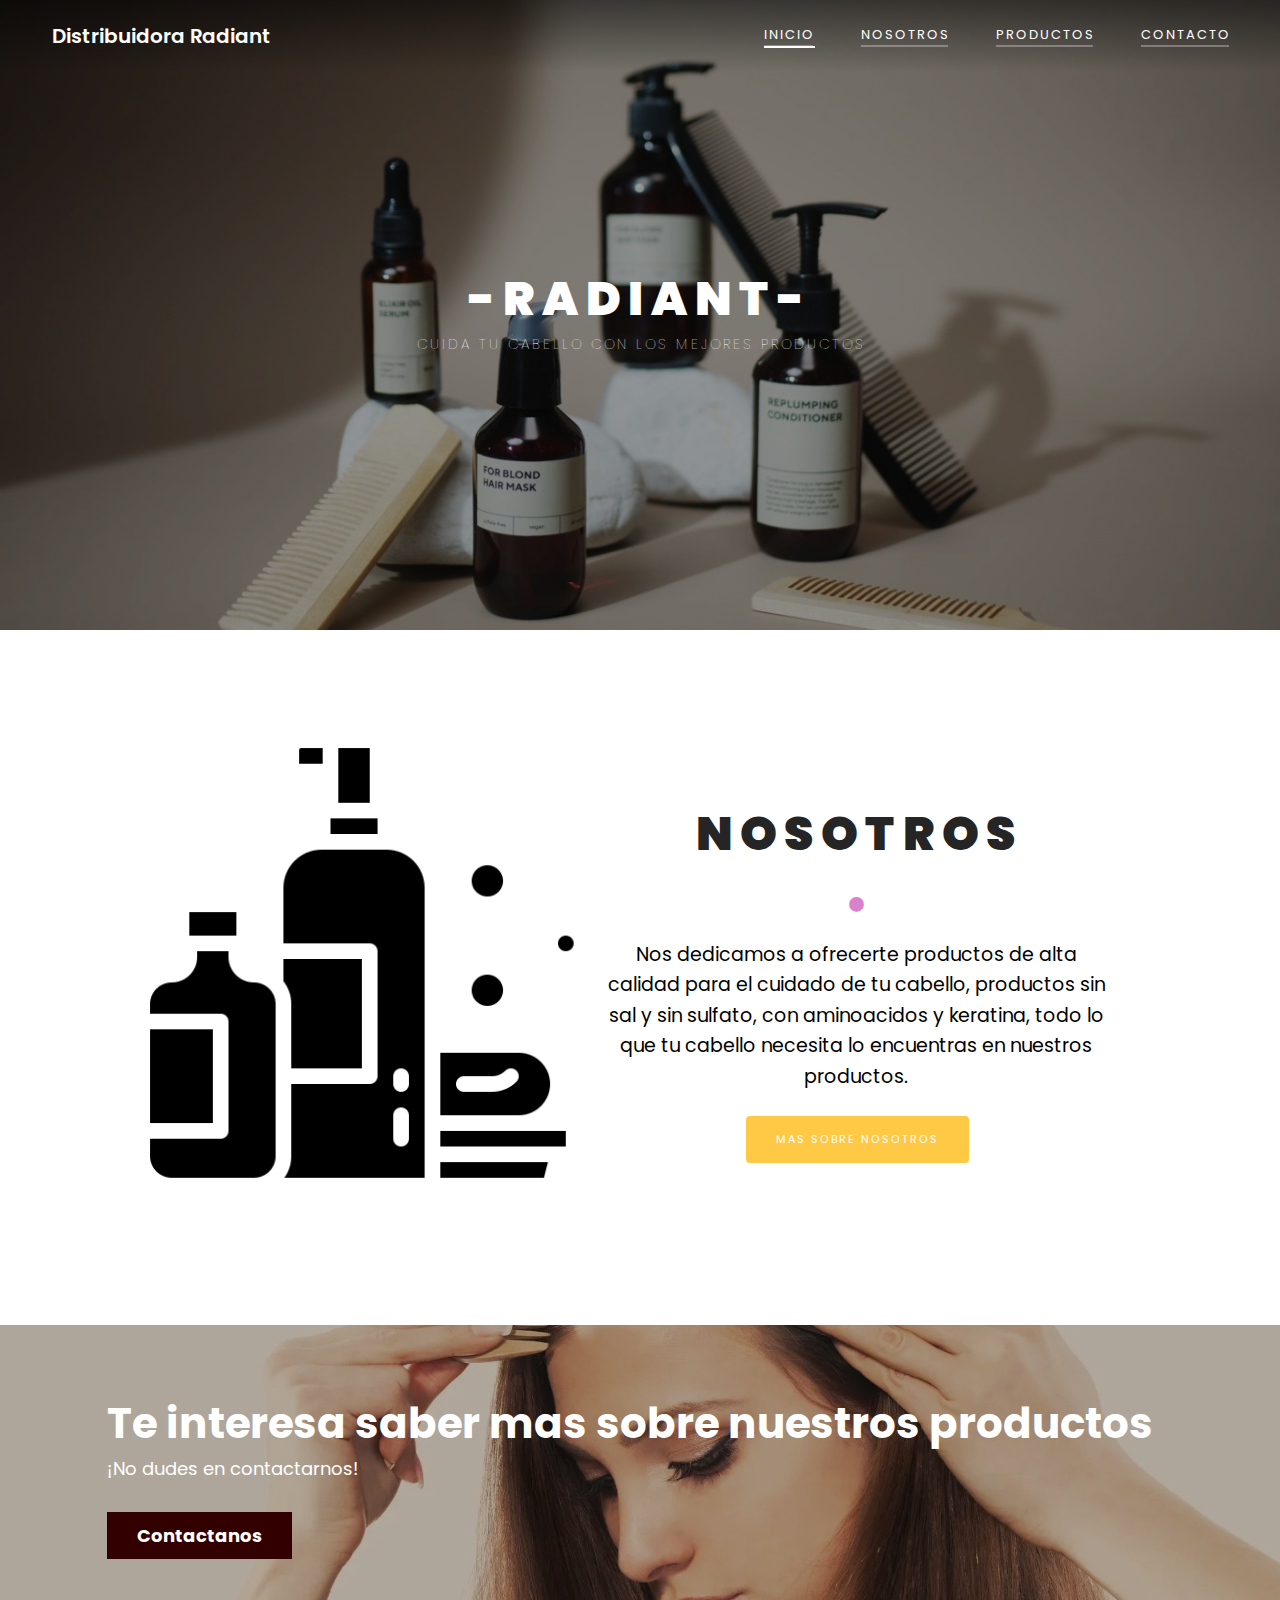
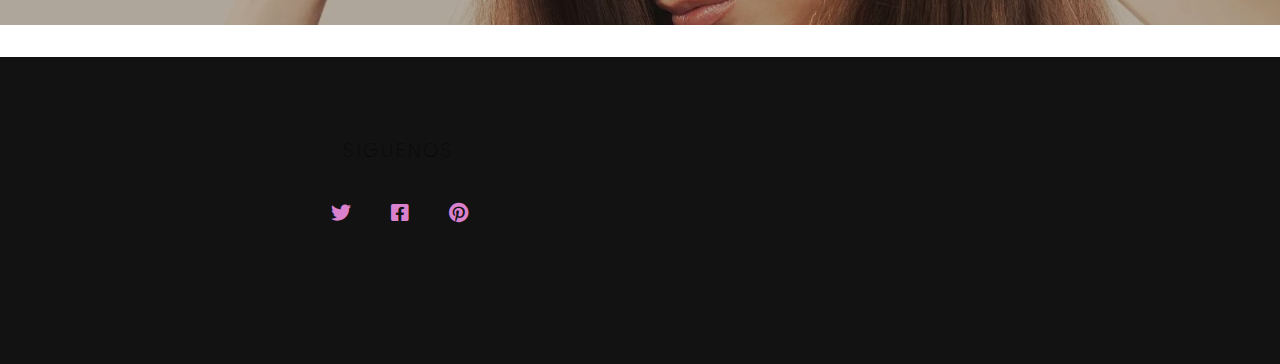
<file: index.html>
<!DOCTYPE html>
<html lang="en">
<head>
    <meta charset="UTF-8">
    <meta http-equiv="X-UA-Compatible" content="IE=edge">
	<link rel="shortcut icon" href="images/logoR.png">
	 <meta name="viewport" content="width=device-width, initial-scale=1.0">
    <title>RADIANT</title>
   <link rel="preconnect" href="https://fonts.gstatic.com" crossorigin>
<link href="https://fonts.googleapis.com/css2?family=Hind+Siliguri:wght@300;400;500;600;700&display=swap" rel="stylesheet">
    <link rel="stylesheet" href="https://cdnjs.cloudflare.com/ajax/libs/font-awesome/5.11.2/css/all.min.css">
    <link rel="stylesheet" href="css/style.css">
</head>
<body>

    <header>
        <div class="container">
            <nav class="nav">
                <div class="menu-toggle">
                    <i class="fas fa-bars"></i>
                    <i class="fas fa-times"></i>
                </div>
                <a href="#" class="logo">Distribuidora Radiant</a>
                <ul class="nav-list">
				
				<li class="nav-item">
                        <a href="index.html" class="nav-link active">Inicio</a>
                    </li>
                    <li class="nav-item">
                        <a href="nosotros.html" class="nav-link ">Nosotros</a>
                    </li>
				   <li class="nav-item">
                        <a href="productos.html" class="nav-link ">Productos</a>
                    </li>
                    <li class="nav-item">
                        <a href="contacto.html" class="nav-link ">Contacto</a>
                    </li>
                </ul>
            </nav>
        </div>
    </header>


    <section class="hero" id="hero">
        <div class="container">
            <h1 class="head  centrar-texto">-RADIANT-</h1>
            <div class="he-des">
                <h5 centrar-texto>Cuida tu cabello con los mejores productos</h5>
            </div>
        </div>
    </section>

    <section class="dis-sto">
        <div class="container">
            <div class="res-info">
                <div>
                    <img src="images/nosotros1.png"  height="500px"  alt="400px">
                </div>
            
                <div class="res-des pad-rig">
                    <div class="global">
                        <h1 class="head hea-dark">Nosotros</h1>
                        <div class="circle">
                            <i class="fas fa-circle"></i>
                        </div>
                    </div>
                    <p>
                        Nos dedicamos a ofrecerte productos de alta calidad para el cuidado de tu cabello,
				productos sin sal y sin sulfato, con aminoacidos y keratina, todo lo que tu cabello necesita
				lo encuentras en nuestros productos.
                    </p>
                    <a href="nosotros.html" class="btn cta-btn">Mas sobre Nosotros</a>
                </div>

            </div>
        </div>
    </section>

<br>
  <br>

     
    <section class="imagen-contacto">
        <div class="contenedor contenido-contacto">
            <h2>Te interesa saber mas sobre nuestros productos</h2>
            <p>¡No dudes en contactarnos!</p>
            <a href="contacto.html" class="boton boton-amarillo">Contactanos</a>
        </div>  
    </section>
<br>
<br>

<footer>
        <div class="container">
            <div class="footer-content">

    <div class="footer-div">
                    <div class="social-media">
                        <h4>Siguenos</h4>
                        <ul class="social-icons">
                            <li>
                                <a href="https://www.facebook.com/380929632249629/posts/1719209818421597/"><i class="fab fa-twitter"></i></a>
                            </li>
                            <li>
                                <a href="https://pin.it/6tiwi4g"><i class="fab fa-facebook-square"></i></a>
                            </li>
                            <li>
                                <a href="https://twitter.com/francoh71647638/status/1344721167991640064?s=21&t=1SH5lJlMqfAfn1FmUJv8bQ"><i class="fab fa-pinterest"></i></a>
                            </li>
                        </ul>
                    </div>
                    
                </div>

            </div>
        </div>
    </footer>

    <script>

        const selectElement = function(element) {
            return document.querySelector(element);
        }


        let menuToggle = selectElement('.menu-toggle');
        let body = selectElement('body');

        menuToggle.addEventListener('click', function(){
            body.classList.toggle('open');
        })

    </script>

    
</body>
</html>
</file>
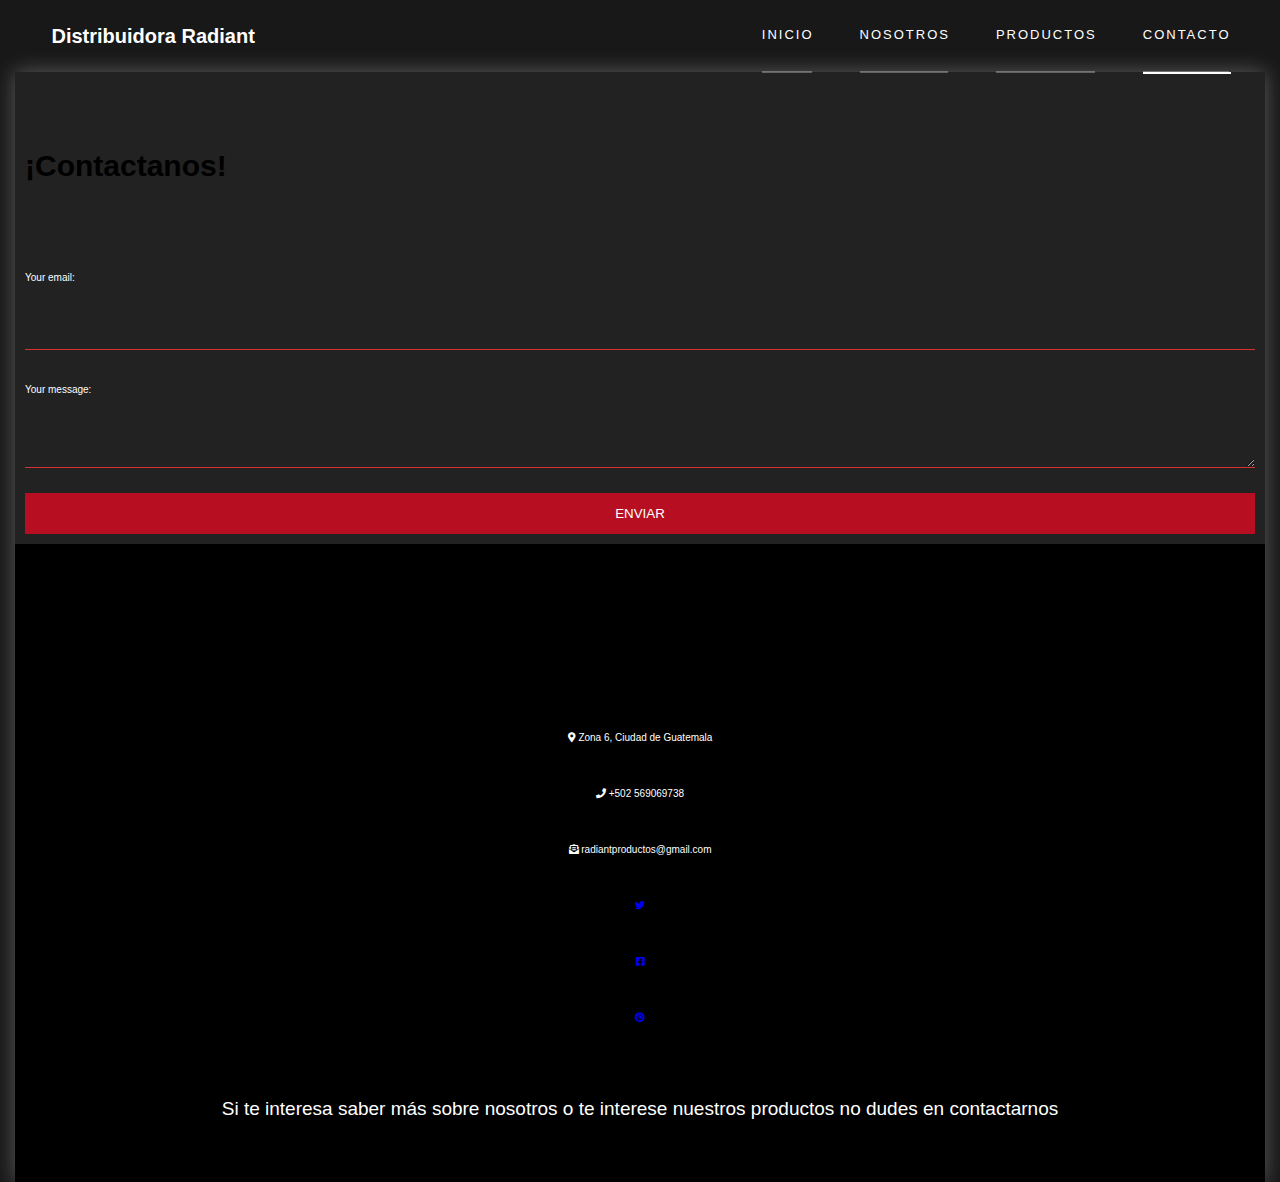
<file: contacto.html>
<!DOCTYPE html>
<html lang="en">
<head>
    <meta charset="UTF-8">
    <meta http-equiv="X-UA-Compatible" content="IE=edge">
    <meta name="viewport" content="width=device-width, initial-scale=1.0">
	<link rel="shortcut icon" href="images/logoR.png">
    <title>RADIANT</title>
   <link rel="preconnect" href="https://fonts.gstatic.com" crossorigin>
<link href="https://fonts.googleapis.com/css2?family=Hind+Siliguri:wght@300;400;500;600;700&display=swap" rel="stylesheet">
    <link rel="stylesheet" href="https://cdnjs.cloudflare.com/ajax/libs/font-awesome/5.11.2/css/all.min.css">
    <link rel="stylesheet" href="css/estilos.css">
    <link rel="stylesheet" href="css/style.css">
</head>


                 <div class="container">
				<nav class="nav">
                <div class="menu-toggle">
                    <i class="fas fa-bars"></i>
                    <i class="fas fa-times"></i>
                </div>
                <a href="#" class="logo">Distribuidora Radiant</a>
                <ul class="nav-list">
				      <li class="nav-item">
                        <a href="index.html" class="nav-link ">Inicio</a>
                    </li>
                    <li class="nav-item">
                        <a href="nosotros.html" class="nav-link ">Nosotros</a>
                    </li>
				   <li class="nav-item">
                        <a href="productos.html" class="nav-link ">Productos</a>
                    </li>
                    <li class="nav-item">
                        <a href="contacto.html" class="nav-link active">Contacto</a>
                    </li>
                </ul>
            </nav>
        </div>
   
       <div class="content">

        <div class="contact-wrapper animated bounceInUp">
            <div class="contact-form">
                <h3>¡Contactanos!</h3>
				<!-- modify this form HTML and place wherever you want your form -->
					<form
					  action="https://formspree.io/f/mgeddbgg"
					  method="POST"
					>
					  <label>
						Your email:
						<input type="email" name="email">
					  </label>
					  <label>
						Your message:
						<textarea name="message"></textarea>
					  </label>
					  <!-- your other form fields go here -->
					  <button type="submit">Enviar</button>
					</form>			
				    </div>
			
			

            <div class="contact-info">
                <h4>More Info</h4>
                <ul>
                    <li><i class="fas fa-map-marker-alt"></i> Zona 6, Ciudad de Guatemala</li>
                    <li><i class="fas fa-phone"></i> +502 569069738</li>
                    <li><i class="fas fa-envelope-open-text"></i> radiantproductos@gmail.com </li>
					<li>
                                <a href="https://www.facebook.com/380929632249629/posts/1719209818421597/"><i class="fab fa-twitter"></i></a>
                            </li>
                            <li>
                                <a href="https://pin.it/6tiwi4g"><i class="fab fa-facebook-square"></i></a>
                            </li>
                            <li>
                                <a href="https://twitter.com/francoh71647638/status/1344721167991640064?s=21&t=1SH5lJlMqfAfn1FmUJv8bQ"><i class="fab fa-pinterest"></i></a>
                            </li>
                </ul>
                <p> Si te interesa saber más sobre nosotros o te interese nuestros productos no dudes en contactarnos</p>
            </div>
        </div>

    </div>

</body>
</html>
</file>
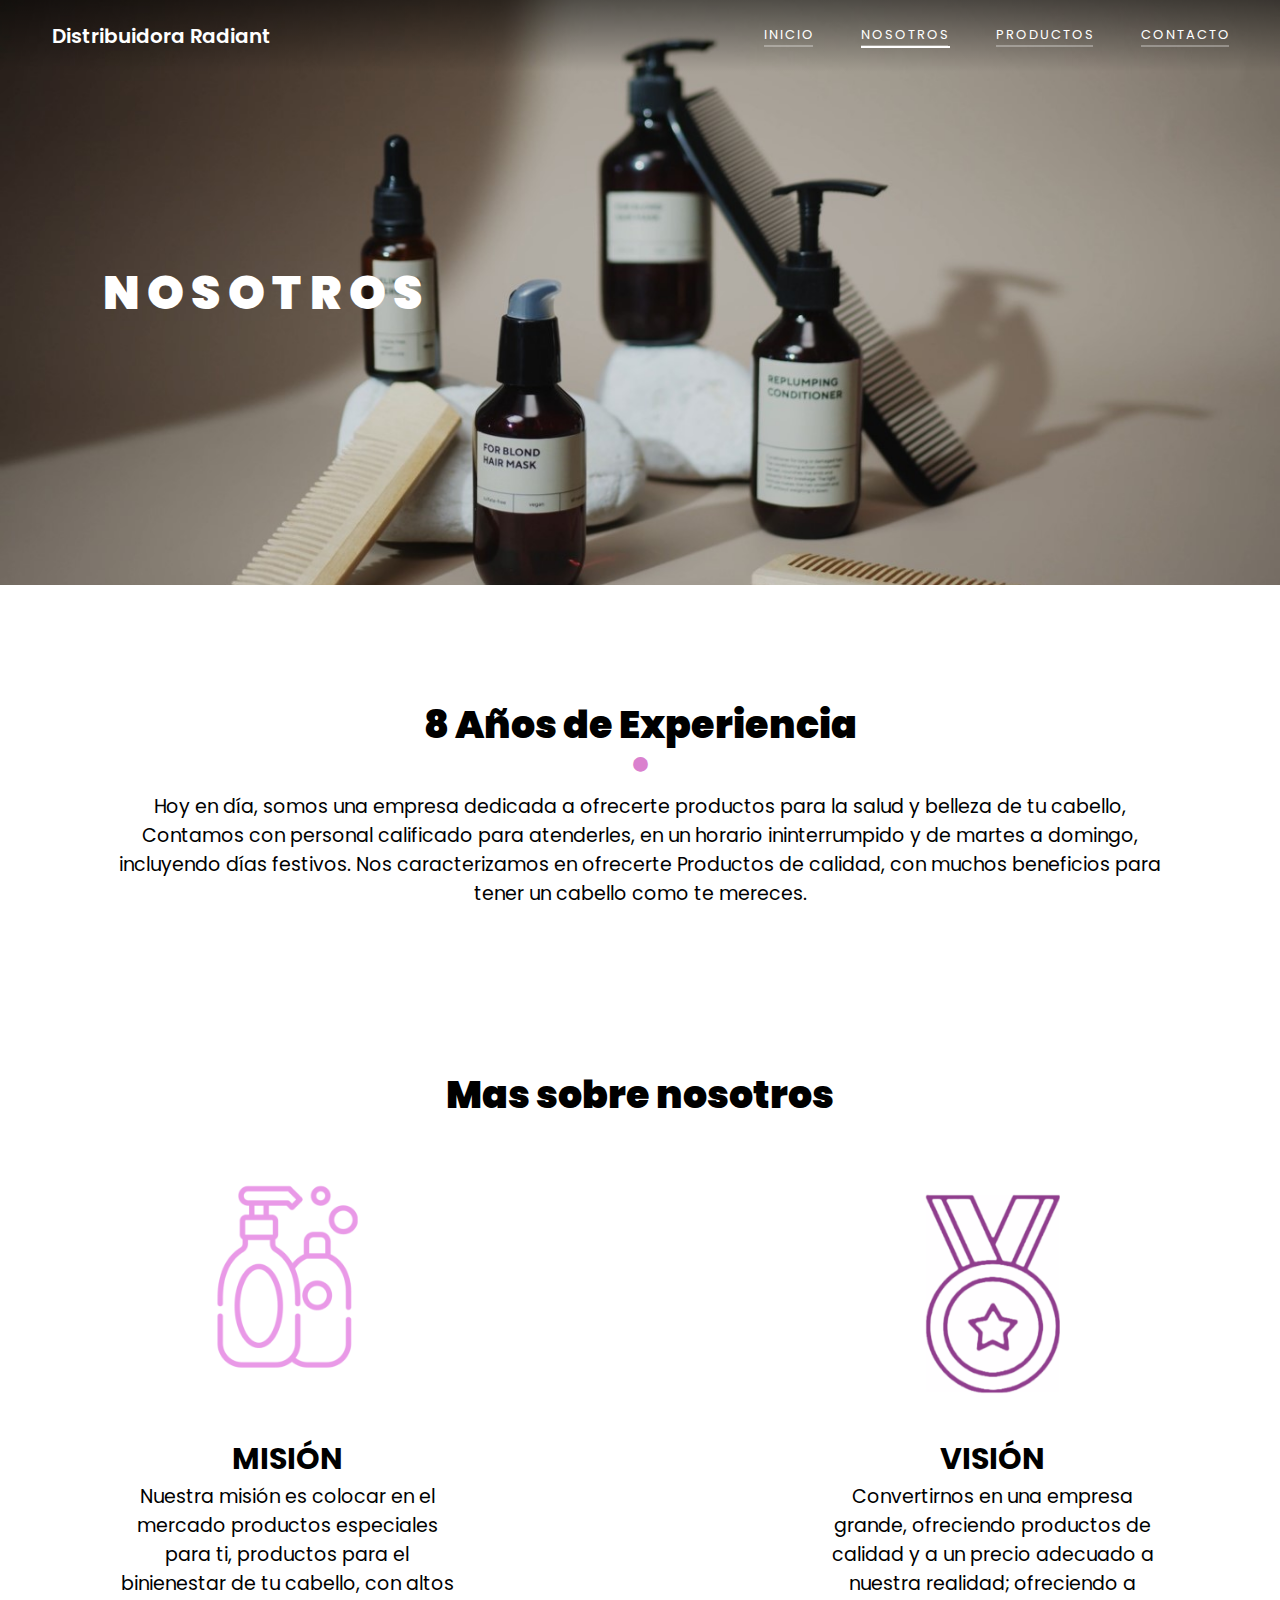
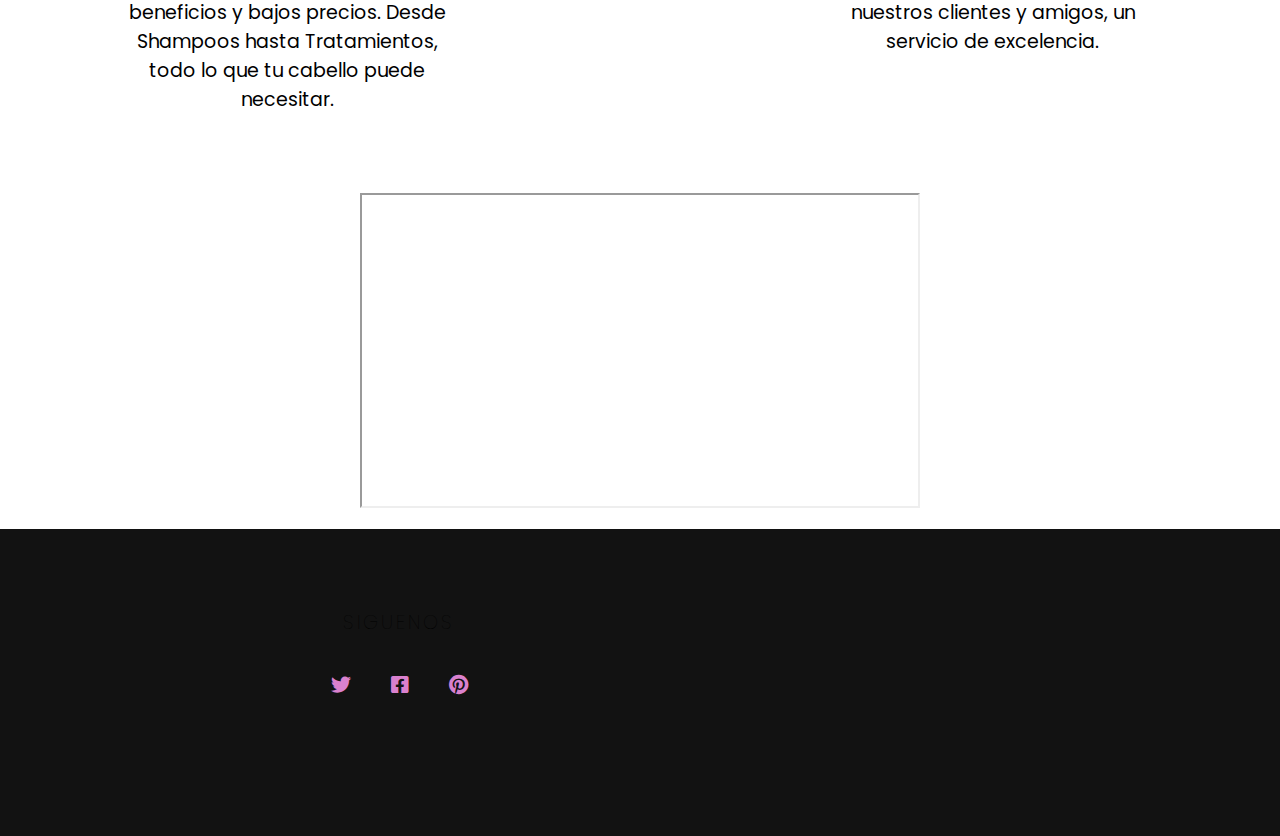
<file: nosotros.html>
<!DOCTYPE html>
<html lang="en">
<head>
    <meta charset="UTF-8">
    <meta http-equiv="X-UA-Compatible" content="IE=edge"
	<link rel="shortcut icon" href="images/logoR.png">
	<meta name="viewport" content="width=device-width, initial-scale=1.0">
    <title>RADIANT</title>
   <link rel="preconnect" href="https://fonts.gstatic.com" crossorigin>
<link href="https://fonts.googleapis.com/css2?family=Hind+Siliguri:wght@300;400;500;600;700&display=swap" rel="stylesheet">
    <link rel="stylesheet" href="https://cdnjs.cloudflare.com/ajax/libs/font-awesome/5.11.2/css/all.min.css">
    <link rel="stylesheet" href="css/style.css">
</head>


    <header>
        <div class="container">
            <nav class="nav">
                <div class="menu-toggle">
                    <i class="fas fa-bars"></i>
                    <i class="fas fa-times"></i>
                </div>
                <a href="#" class="logo">Distribuidora Radiant</a>
                <ul class="nav-list">
                    <li class="nav-item">
                        <a href="index.html" class="nav-link ">Inicio</a>
                    </li>
                    <li class="nav-item">
                        <a href="nosotros.html" class="nav-link active ">Nosotros</a>
                    </li>
				   <li class="nav-item">
                        <a href="productos.html" class="nav-link ">Productos</a>
                    </li>
                    <li class="nav-item">
                        <a href="contacto.html" class="nav-link ">Contacto</a>
                    </li>
                </ul>
            </nav>
        </div>
    </header>
	
	
	
    <section class="taste bt">
        <div class="container">
            <div class="global">
                
                <h1 class="head">Nosotros</h1>
            </div>
        </div>
    </section>

<br>
<br>


                <section class="contenedor seccion">
                   <h1 class="fw-300 centrar-texto"><strong>8 Años de Experiencia</strong></h1>
				   <div class="circle centrar-texto">
                            <i class="fas fa-circle"></i>
                        </div
                       <br><br>
                    <p class= "centrar-texto">
                        Hoy en día, somos una empresa dedicada a ofrecerte productos para la salud y belleza de tu cabello,
               Contamos con personal calificado para atenderles,
			   en un horario ininterrumpido y de martes a domingo, incluyendo días festivos.
               Nos 	caracterizamos en ofrecerte Productos de calidad, 
			   con muchos beneficios para tener un cabello como te mereces.
                    </p>
                </div>

            </div>
        </div>
    </section>



     

    <section class="contenedor seccion">
        <h1 class="fw-300 centrar-texto"><strong>Mas sobre nosotros</strong></h1>

        <div class="iconos-nosotros">
            <div class="icono">
                <img src="images/iconM.png" width="75px"  alt="">
                <h3>Misión</h3>
                <p>
                    Nuestra misión es colocar en el mercado productos especiales para ti,
					productos para el binienestar de tu cabello, con altos beneficios y bajos precios. 
					Desde Shampoos hasta Tratamientos, todo lo que tu cabello puede necesitar. 
                </p>
            </div>
     
            <div class="icono">
                <img src="images/iconV.png" width="20px" alt="">
                <h3>Visión</h3>
                <p>
                    Convertirnos en una empresa grande, ofreciendo productos de calidad
					y a un precio adecuado a nuestra realidad; ofreciendo a nuestros clientes y amigos,
					un servicio de excelencia.
                </p>
            </div>
           
        </div>
    </section>

<div align="center">
<iframe width="560" height="315" src="https://www.youtube.com/embed/8IyNsc4nBHA" title="YouTube video player" frameborder="3"
 allow="accelerometer; autoplay; clipboard-write; encrypted-media; gyroscope; picture-in-picture" allowfullscreen></iframe>

<br>
<br>

<footer>
        <div class="container">
            <div class="footer-content">

    <div class="footer-div">
                    <div class="social-media">
                        <h4>Siguenos</h4>
                        <ul class="social-icons">
                            <li>
                                <a href="https://www.facebook.com/380929632249629/posts/1719209818421597/"><i class="fab fa-twitter"></i></a>
                            </li>
                            <li>
                                <a href="https://pin.it/6tiwi4g"><i class="fab fa-facebook-square"></i></a>
                            </li>
                            <li>
                                <a href="https://twitter.com/francoh71647638/status/1344721167991640064?s=21&t=1SH5lJlMqfAfn1FmUJv8bQ"><i class="fab fa-pinterest"></i></a>
                            </li>
                            
                        </ul>
                    </div>
                 
                </div>

            </div>
        </div>
    </footer>

    <script>

        const selectElement = function(element) {
            return document.querySelector(element);
        }


        let menuToggle = selectElement('.menu-toggle');
        let body = selectElement('body');

        menuToggle.addEventListener('click', function(){
            body.classList.toggle('open');
        })

    </script>

    
</body>
</html>
</file>
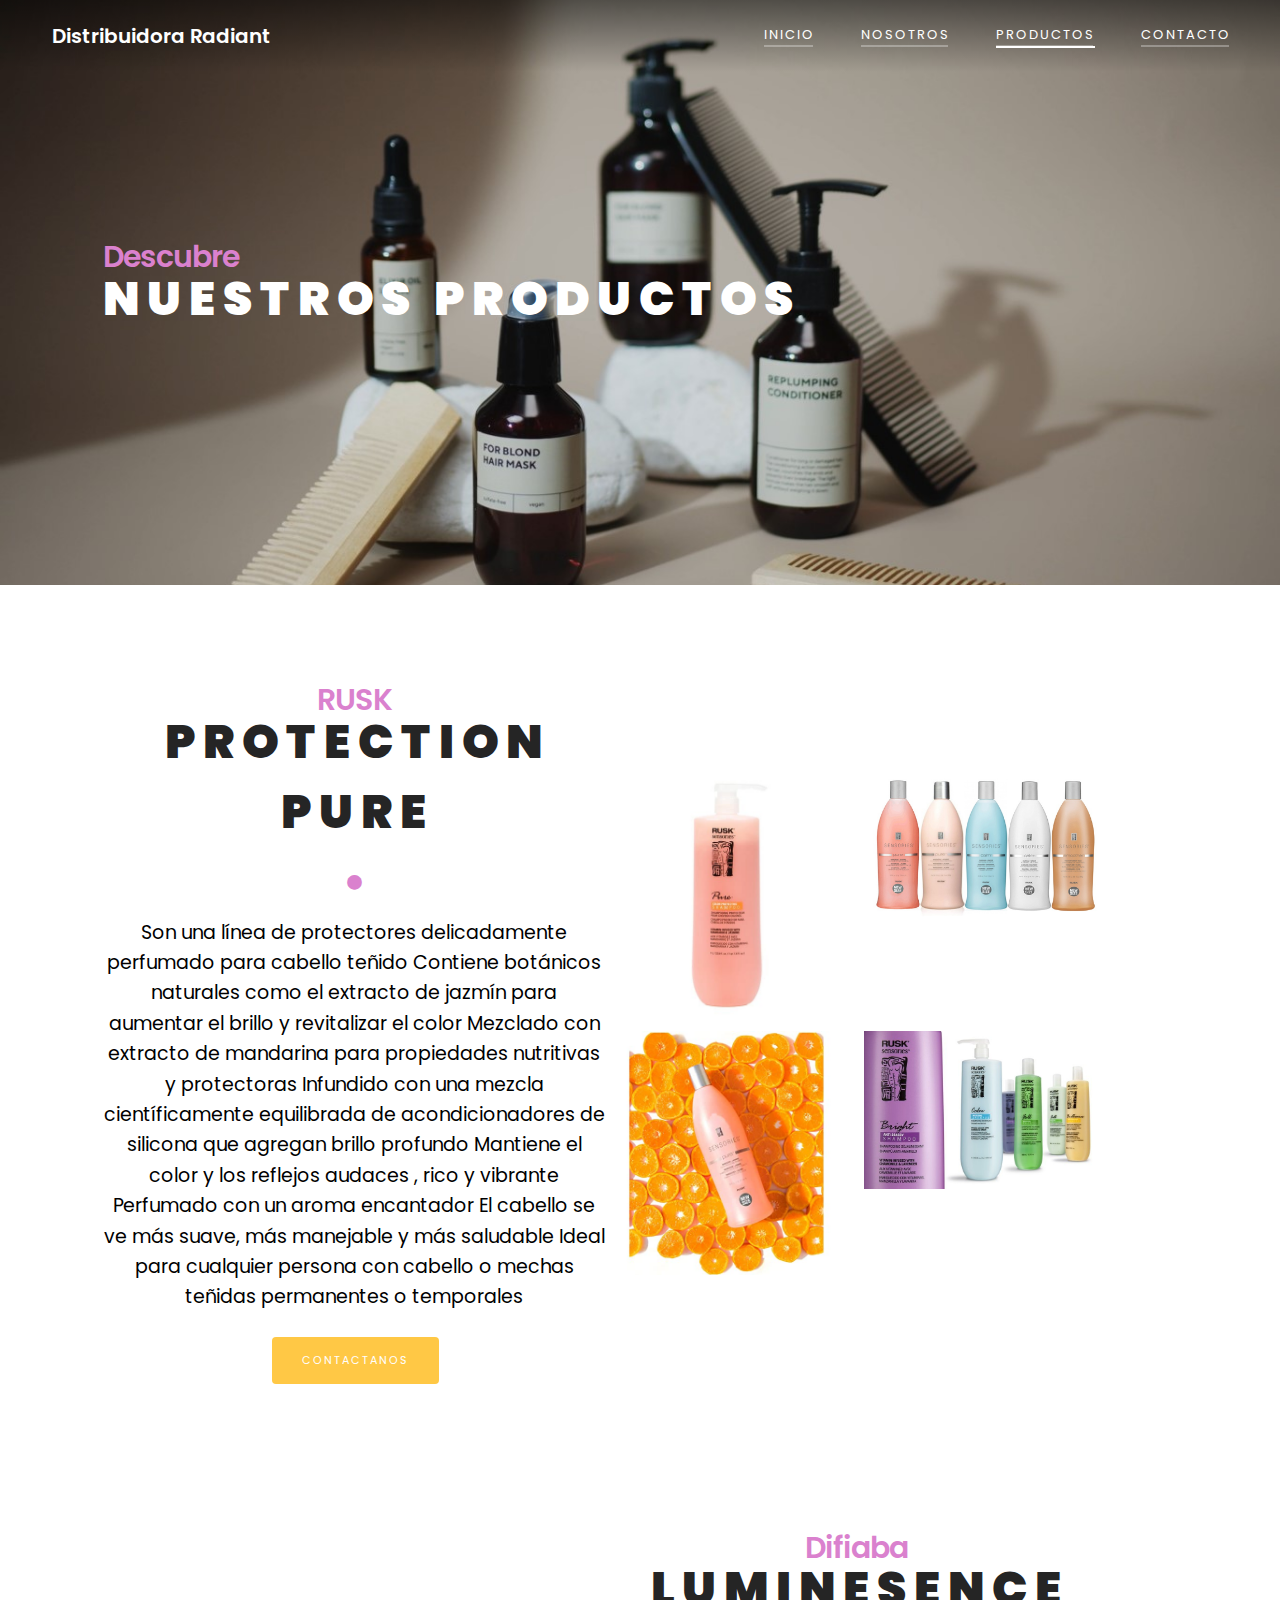
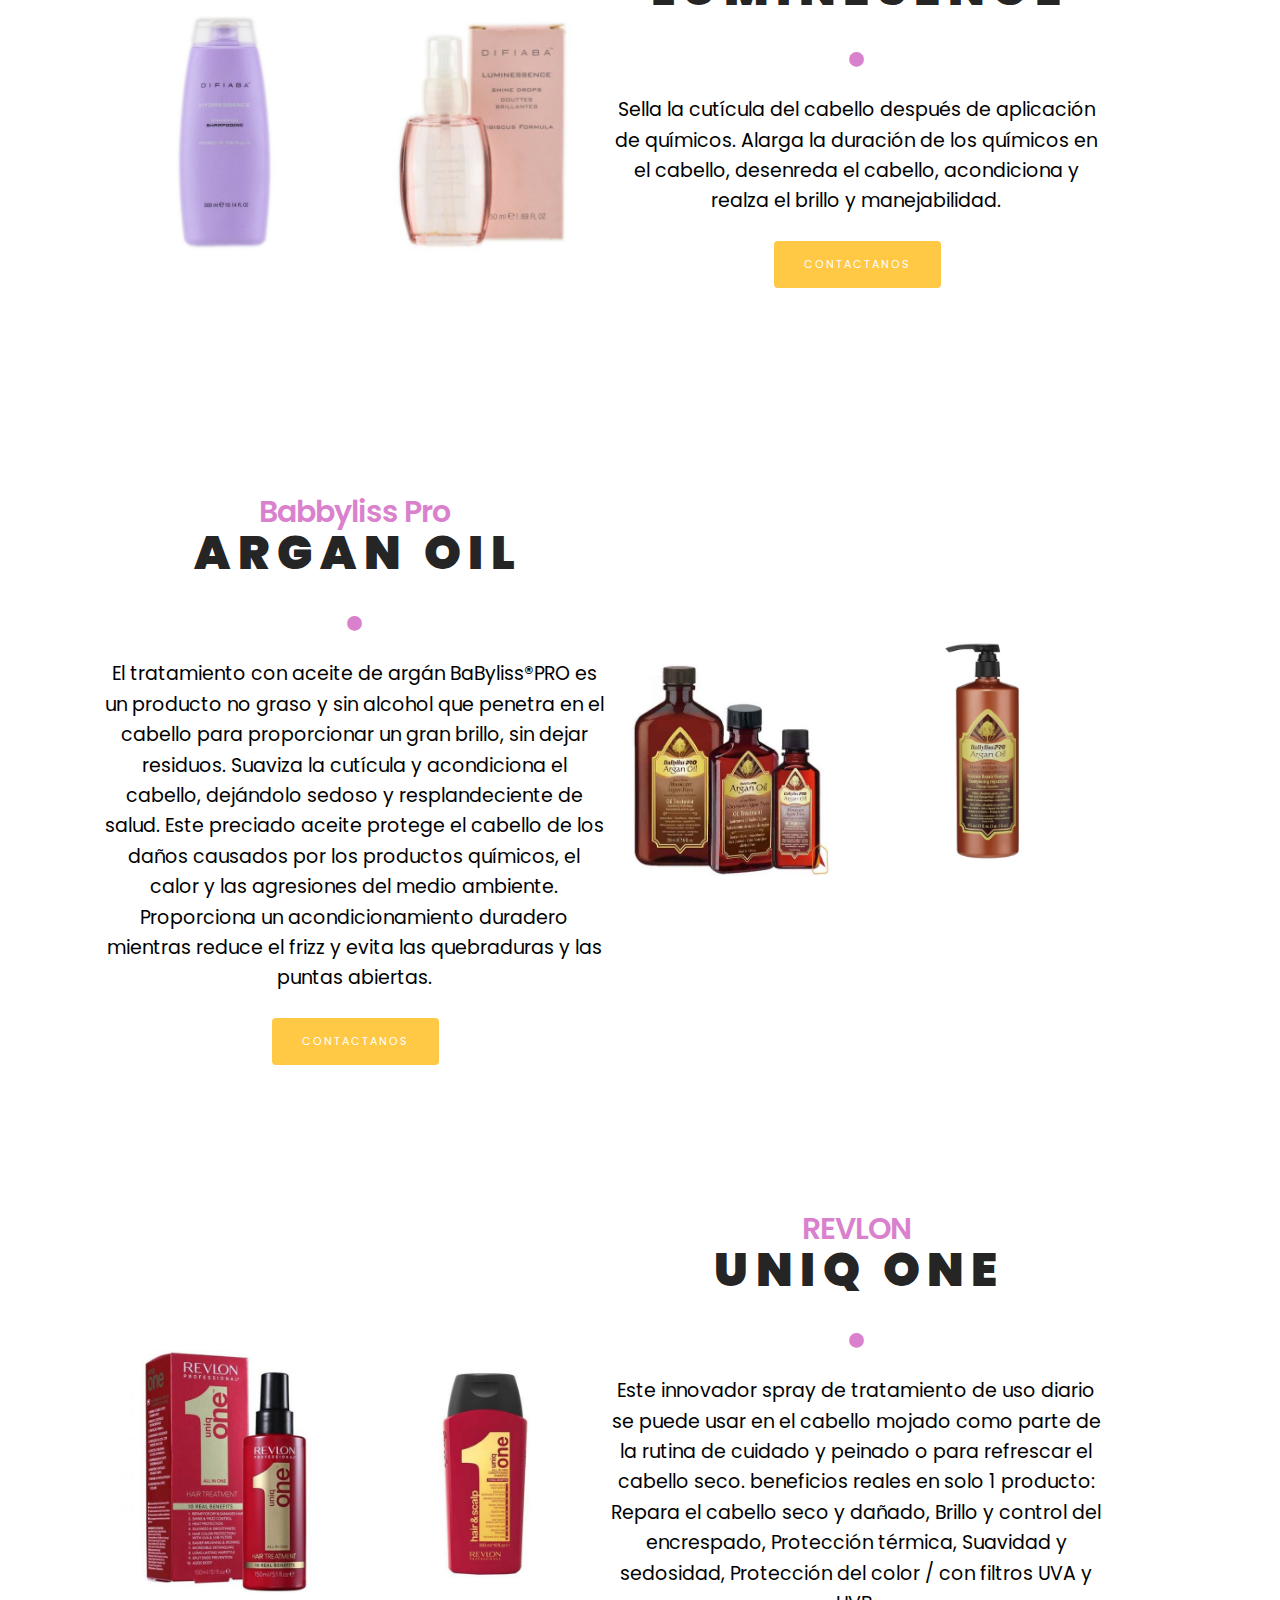
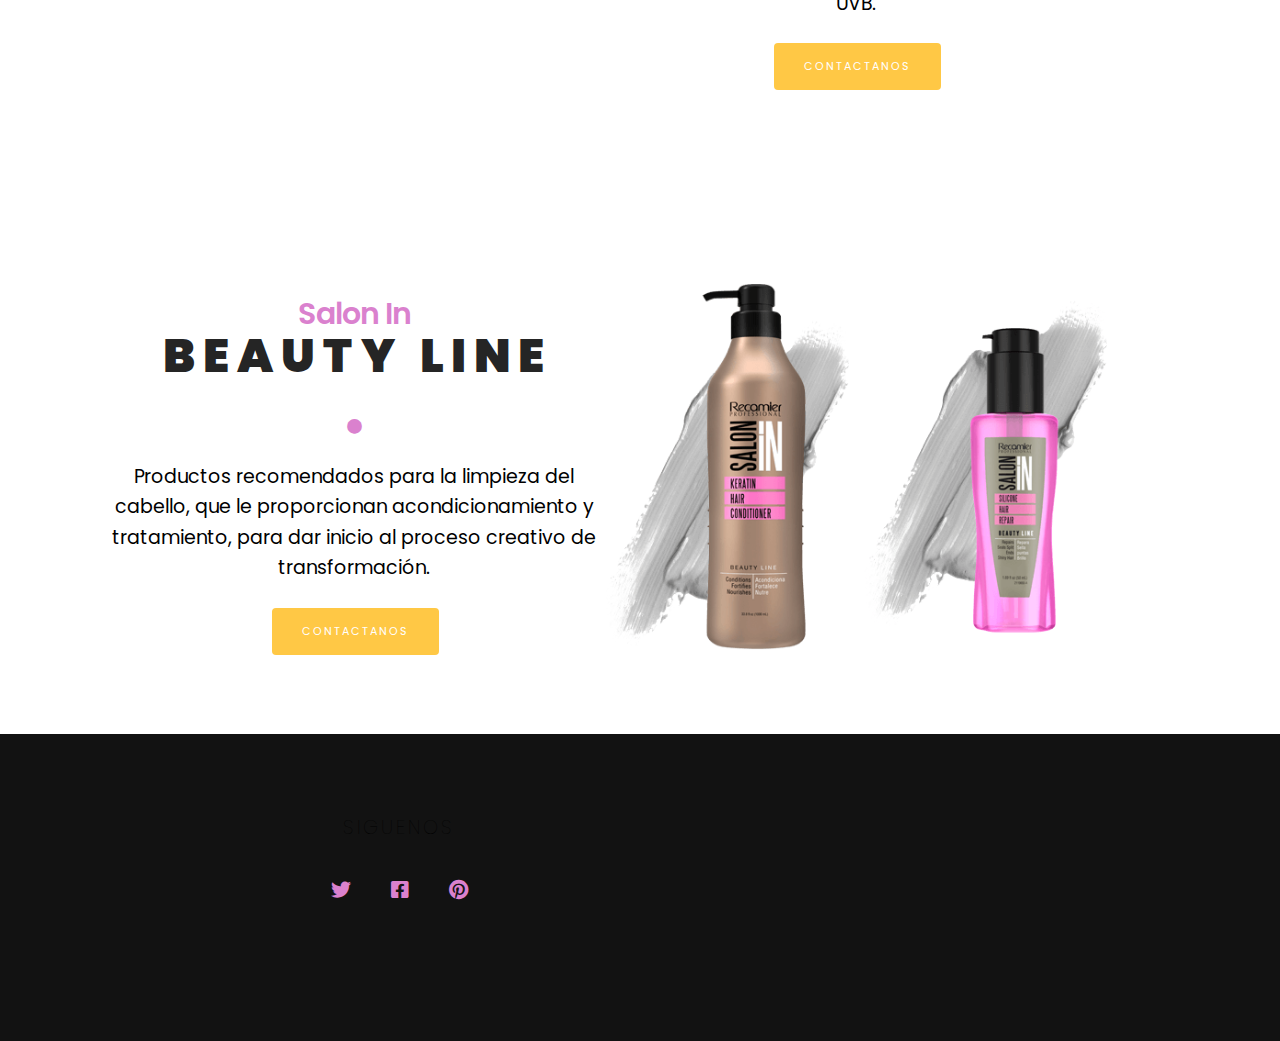
<file: productos.html>
<!DOCTYPE html>
<html lang="en">
<head>
    <meta charset="UTF-8">
    <meta http-equiv="X-UA-Compatible" content="IE=edge">
	<link rel="shortcut icon" href="images/logoR.png">
	<meta name="viewport" content="width=device-width, initial-scale=1.0">
    <title>RADIANT</title>
   <link rel="preconnect" href="https://fonts.gstatic.com" crossorigin>
<link href="https://fonts.googleapis.com/css2?family=Hind+Siliguri:wght@300;400;500;600;700&display=swap" rel="stylesheet">
    <link rel="stylesheet" href="https://cdnjs.cloudflare.com/ajax/libs/font-awesome/5.11.2/css/all.min.css">
    <link rel="stylesheet" href="css/style.css">
</head>

    <header>
        <div class="container">
            <nav class="nav">
                <div class="menu-toggle">
                    <i class="fas fa-bars"></i>
                    <i class="fas fa-times"></i>
                </div>
                <a href="#" class="logo">Distribuidora Radiant</a>
                <ul class="nav-list">
                    <li class="nav-item">
                        <a href="index.html" class="nav-link ">Inicio</a>
                    </li>
                    <li class="nav-item">
                        <a href="nosotros.html" class="nav-link ">Nosotros</a>
                    </li>
				   <li class="nav-item">
                        <a href="productos.html" class="nav-link active ">Productos</a>
                    </li>
                    <li class="nav-item">
                        <a href="contacto.html" class="nav-link ">Contacto</a>
                    </li>
                </ul>
            </nav>
        </div>
    </header>
	
	
	
	
    <section class="taste bt">
        <div class="container">
            <div class="global">
                <h2 class="h2-sub">
                    <span class="fil">D</span>escubre
                </h2>
                <h1 class="head">Nuestros Productos</h1>
            </div>
        </div>
    </section>


    <section class="disco">
        <div class="container">
            <div class="res-info">
                <div class="res-des">
                    <div class="global">
                        <h2 class="h2-sub">
                            <span class="fil">R</span>USK
                        </h2>
                        <h1 class="head hea-dark">Protection Pure</h1>
                        <div class="circle">
                            <i class="fas fa-circle"></i>
                        </div>
                    </div>
                    <p>
                        Son una línea de protectores delicadamente perfumado para cabello teñido 
				Contiene botánicos naturales como el extracto de jazmín para aumentar el brillo y revitalizar el color Mezclado
				con extracto de mandarina para propiedades nutritivas y protectoras Infundido con una mezcla científicamente equilibrada 
				de acondicionadores de silicona que agregan brillo profundo Mantiene el color y los reflejos audaces 
				, rico y vibrante Perfumado con un aroma encantador El cabello se ve más suave, más manejable y más saludable 
				Ideal para cualquier persona con cabello o mechas teñidas permanentes o temporales
                    </p>
                    <a href="contacto.html" class="btn cta-btn">Contactanos</a>
                </div>
                <div class="image-group pad-rig">
                    <img src="images/rusk1.jpg" alt="">
                    <img src="images/rusk2.jpg" alt="">
                    <img src="images/rusk3.jpg" alt="">
                    <img src="images/rusk4.jpg" alt="">
                </div>

            </div>
        </div>
    </section>


    <section>
        <div class="container">
            <div class="res-info">

                <div class="image-group">
                    <img src="images/dif1.1.jpg" alt="">
                    <img src="images/dif2.1.jpg" alt="">
                </div>
                <div class="res-des pad-rig">
                    <div class="global">
                        <h2 class="h2-sub">
                            <span class="fil">D</span>ifiaba
                        </h2>
                        <h1 class="head hea-dark">Luminesence</h1>
                        <div class="circle">
                            <i class="fas fa-circle"></i>
                        </div>
                    </div>
                    <p>
                        Sella la cutícula del cabello después de aplicación de químicos.
                    Alarga la duración de los químicos en el cabello, desenreda el cabello,
					acondiciona y realza el brillo y manejabilidad.
                    </p>
                    <a href="contacto.html" class="btn cta-btn">Contactanos</a>
                </div>

            </div>
        </div>
    </section>


   <section class="disco">
        <div class="container">
            <div class="res-info">
                <div class="res-des">
                    <div class="global">
                        <h2 class="h2-sub">
                            <span class="fil">B</span>abbyliss Pro
                        </h2>
                        <h1 class="head hea-dark">Argan Oil</h1>
                        <div class="circle">
                            <i class="fas fa-circle"></i>
                        </div>
                    </div>
                    <p>
                        El tratamiento con aceite de argán BaByliss®PRO es un producto no graso y sin alcohol 
						que penetra en el cabello para proporcionar un gran brillo, sin dejar residuos.
						Suaviza la cutícula y acondiciona el cabello, dejándolo sedoso y resplandeciente de salud.
						Este preciado aceite protege el cabello de los daños causados por los productos químicos,
						el calor y las agresiones del medio ambiente. Proporciona un acondicionamiento duradero mientras
						reduce el frizz y evita las quebraduras y las puntas abiertas. 
                    </p>
                    <a href="contacto.html" class="btn cta-btn">Contactanos</a>
                </div>
                <div class="image-group pad-rig">
                    <img src="images/argan1.jpg" alt="">
                    <img src="images/argan2.jpg" alt="">
                
                </div>

            </div>
        </div>
    </section>
	
	
	 <section>
        <div class="container">
            <div class="res-info">

                <div class="image-group">
                    <img src="images/Revlon1.jpg" alt="">
                    <img src="images/Revlon2.jpg" alt="">
                </div>
                <div class="res-des pad-rig">
                    <div class="global">
                        <h2 class="h2-sub">
                            <span class="fil">R</span>EVLON
                        </h2>
                        <h1 class="head hea-dark">Uniq One</h1>
                        <div class="circle">
                            <i class="fas fa-circle"></i>
                        </div>
                    </div>
                    <p>
                       Este innovador spray de tratamiento de uso diario se puede usar en el cabello mojado como parte 
					   de la rutina de cuidado y peinado o para refrescar el cabello seco. 
					   beneficios reales en solo 1 producto: Repara el cabello seco y dañado, Brillo y control del encrespado,
					   Protección térmica, Suavidad y sedosidad, Protección del color / con filtros UVA y UVB.
                    </p>
                    <a href="contacto.html" class="btn cta-btn">Contactanos</a>
                </div>

            </div>
        </div>
    </section>
	

<section class="disco">
        <div class="container">
            <div class="res-info">
                <div class="res-des">
                    <div class="global">
                        <h2 class="h2-sub">
                            <span class="fil">S</span>alon In
                        </h2>
                        <h1 class="head hea-dark">Beauty Line</h1>
                        <div class="circle">
                            <i class="fas fa-circle"></i>
                        </div>
                    </div>
                    <p>
                        Productos recomendados para la limpieza del cabello,
						que le proporcionan acondicionamiento y 
						tratamiento, para dar inicio al proceso creativo de transformación. 
                    </p>
                    <a href="contacto.html" class="btn cta-btn">Contactanos</a>
                </div>
                <div class="image-group pad-rig">
                    <img src="images/Salonin1.png" alt="">
                    <img src="images/Salonin2.png" alt="">
                
                </div>

            </div>
        </div>
    </section>


    <footer>
        <div class="container">
            <div class="footer-content">

                <div class="footer-div">
                    <div class="social-media">
                        <h4>Siguenos</h4>
                        <ul class="social-icons">
                            <li>
                                <a href="https://www.facebook.com/380929632249629/posts/1719209818421597/"><i class="fab fa-twitter"></i></a>
                            </li>
                            <li>
                                <a href="https://pin.it/6tiwi4g"><i class="fab fa-facebook-square"></i></a>
                            </li>
                            <li>
                                <a href="https://twitter.com/francoh71647638/status/1344721167991640064?s=21&t=1SH5lJlMqfAfn1FmUJv8bQ"><i class="fab fa-pinterest"></i></a>
                            </li>
                        </ul>
                    </div>
                    
                </div>

            </div>
        </div>
    </footer>


    <script>

        const selectElement = function(element) {
            return document.querySelector(element);
        }


        let menuToggle = selectElement('.menu-toggle');
        let body = selectElement('body');

        menuToggle.addEventListener('click', function(){
            body.classList.toggle('open');
        })

    </script>

    
</body>
</html>
</file>
<file: css/style.css>
@import url('https://fonts.googleapis.com/css2?family=Poppins:ital,wght@0,200;0,300;0,400;0,500;0,600;1,200;1,300;1,400&display=swap');


/*Globales*/
*,
*::before,
*::after {
    margin: 0;
    padding: 0;
    box-sizing: border-box;
}

html {
    font-family: 'Poppins', sans-serif;
    font-size: 10px;
    color: #000;
    scroll-behavior: smooth;
}

body {
    overflow-x: hidden;
}

section {
    padding: 3.9rem 0;
    overflow: hidden;
}

img {
    width: 100%;
    max-width: 100%;
}
h1 {
    font-size: 3.8rem;
    color: #000000;
}
h2 {
    font-size: 4.2rem;
    color: #fff;
}
h3 {
    font-size: 3rem;
    color: #000000;
}
h4 {
    font-size: 2.6rem;
    color: #000000;
}
a {
    text-decoration: none;
}

p {
    font-size: 1.9rem;
}


.centrar-texto {
    text-align: center;
}

.container {
    width: 100%;
    max-width: 122.5rem;
    margin:  0 auto;
    padding: 0 2.4rem;
}



/*Header*/
header {

    width: 100%;
    position: absolute;
    top: 0;
    left: 0;
    z-index: 1;
    background-image: linear-gradient(to bottom, rgba(0,0,0,.5), transparent);
	meta name: "viewport" content="width=device-width, initial-scale=1.0"
	
	
}
.nav {
    height: 7.2rem;
    display: flex;
    align-items: center;
    justify-content: center;
}

.menu-toggle {
    color: #fff;
    font-size: 2.2rem;
    position: absolute;
    top: 50%;
    transform: translateY(-50%);
    right: 2.5rem;
    cursor: pointer;
    z-index: 1500;
}


.contenido-contacto {
    flex: 0 0 95%;
    color: #fff;
}
.contenido-contacto p {
    font-size: 1.8rem;
}
@  (min-width: 1px) {
    .seccion-inferior {
        display: flex;
        justify-content: space-between;
    }
    .seccion-inferior .blog {
        flex-basis: 60%;
    }
}

.contenedor {
    width: 95%;
    max-width: 120rem;
    margin: 0 auto;
}

.imagen-contacto {
    background-image: linear-gradient(
        rgba(0,0,0,0.3),rgba(0,0,0,0.3)
    ), url(../images/anuncio1.1.jpg);
    background-position: center center;
    background-size: cover;
    height: 30rem;
    display: flex;
    align-items: center;
}
.contenido-contacto {
    flex: 0 0 95%;
    color: #fff;
}
.contenido-contacto p {
    font-size: 1.8rem;
}
@media (min-width: 1px) {
    .seccion-inferior {
        display: flex;
        justify-content: space-between;
    }
.boton {
    color: #fff;
    font-weight: 700;
    text-decoration: none;
    font-size: 1.8rem;
    padding: 1rem 3rem;
    margin-top: 3rem;
    display: inline-block;
    text-align: center;
    border: none;
    display: block;
    flex: 0 0 100%;
}

@media (min-width: 1px) {
    .boton {
        display: inline-block;
        flex: 0 0 auto;
    }
}
.boton:hover {
    cursor: pointer;
}
.boton-amarillo {
    background-color: #330000  ;
}


.fa-times {
    display: none;
}

.nav-list {
    list-style: none;
    position: fixed;
    top: 0;
    left: 0;
    width: 80%;
    height: 100vh;
    background-color: #252525;
    padding: 4.4rem;
    display: flex;
    flex-direction: column;
    justify-content: space-around;
    z-index: 1250;
    transform: translateX(-100%); 
}

.nav::before {
    content: '';
    position: fixed;
    top: 0;
    left: 0;
    width: 100vw;
    height: 100vh;
    background-color: rgba(0, 0, 0, .8);
    z-index: 1000;
    opacity: 0;
    transform: scale(0);
    transition: opacity .5s;

}

.open .fa-times {
    display: block;
}

.open .fa-bars {
    display: none;
}

.open .nav-list {
    transform: translateX(0);
}
.open .nav::before{
    opacity: 1;
    transform: scale(1);
}

.logo {
    color: #fff;
    font-size: 2rem;
    font-weight: 600;
}

.nav-item {
    border-bottom: 2px solid rgba(255, 255, 255, .3);
}

.nav-link {
    display: block;
    color: #fff;
    text-transform: uppercase;
    font-size: 1.6rem;
    letter-spacing: 2px;
    margin-right: -2px;
}

.nav-link:hover {
    color: #330000;
}

/*Hero*/


.hero {
    width: 100%;
    height: 70vh;
    display: flex;
    align-items: center;
    text-align: center;
    background-image: linear-gradient(
        rgba(0,0,0,0.3),rgba(0,0,0,0.3)
    ), url(../images/header.jpg);
    background-position: center center;
    background-size: cover;
    min-height: 60rem;
}

.h2-sub {
    font-size: 3rem;
    font-family: 'Poppins', sans-serif;
    color: #DA81CE;
    font-weight: 600;
    line-height: .4;
}

.fil {
    text-transform: uppercase;
    font-size: 3rem;
}

.head {
    color: #fff;
    font-size: 3.7rem;
    font-family: 'Poppins', sans-serif;
    text-transform: uppercase;
    font-weight: 900;
    letter-spacing: .5rem;
}

.circle {
    font-size: 1.5rem;
    color: #DA81CE;
    margin: 0 1.6rem;
}

.he-des h5 {
    color: #fff;
    font-size: 1.4rem;
    font-weight: 100;
    text-transform: uppercase;
    margin-bottom: 1.2rem;
    letter-spacing: 3px;
    margin-right: -3px;
}

.btn {
    display: inline-block;
    text-transform: uppercase;
    letter-spacing: 2px;
    margin-right: -2px;
}

.cta-btn {
    font-size: 1.1rem;
    background-color: #ffc845;
    padding: 1.5rem 3rem;
    color: #fff;
    border-radius: .4rem;
}
.cta-btn:hover,
.cta-btn:focus {
    color: #fff;
    background-color: #DA81CE;
}
taste 
.global {
    text-align: center;
    margin-top: 3.9rem;
}

.dis-sto .global {
    margin-top: 6.9rem;
}

.global .circle {
    color: #DA81CE;
    margin: 2.4rem 0;
}

.hea-dark {
    color: #252525;
    letter-spacing: .7rem;
    margin-right: -.7rem;
}

.global .h2-sub {
    letter-spacing: -1px;
    line-height: .42;
}

.res-info {
    text-align: center;
}

.res-des {
    margin-bottom: 3rem;
}

.res-des p {
    line-height: 1.6;
    margin-bottom: 2.4rem
}


/**Nosotros**/
@media (min-width: 500px) {
    .contenido-nosotros {
        display: grid;
        grid-template-columns: repeat(2, 1fr);
        grid-column-gap: 2rem;
    }
}

.texto-nosotros blockquote {
    font-weight: 900;
    font-size: 2.6rem;
    margin: 0;
    padding: 1rem 0 3rem 0;
    color: #000000;
}

@media (min-width: 400px)  {
    .iconos-nosotros {
        display: flex;
        justify-content: space-between;
    }
}
.icono {
    text-align: center;
}
@media (min-width: 400px){
    .icono {
        flex-basis: calc(33.3% - 1rem);
    }
}
.icono h3 {
    text-transform: uppercase;
}

@media (min-width: 1px) {
    .imagen {
        flex-basis: 40%;
		width= 100 ;
		height= 100 ;
	
	}
/*menu*/

.taste {
    
    background: url("../images/header.jpg") center no-repeat;
    background-size: cover;
}

.bt {
    min-height: 65vh;
    display: flex;
    align-items: center;
}


/*platillos*/

.image-group {
    display: grid;
    grid-template-columns: repeat(2, 1fr);
    grid-gap: 1.5rem;
}

.disco .res-des {
    padding-top: 3rem;
    margin-bottom: 0;
}

.pb {
    background: url("../images/mesa.jpg") center no-repeat;
    background-size: cover;
}


/*footer*/
footer {
    padding: 7.9rem 0;
    background-color: #121212;
    color: #fff;
    text-align: center;
    position: relative;
}

.footer-content {
    overflow: hidden;
}

.footer-content h4 {
    font-size: 1.9rem;
    text-transform: uppercase;
    font-weight: 100;
    letter-spacing: 3px;
    margin-bottom: 3rem;
}

.footer-content .circle{
    margin: 2.4rem 0;
}

.footer-content-about {
    margin-bottom: 5.4rem;
}

.footer-content-about p {
    line-height: 2;
}

.social-icons {
    list-style: none;
    margin-bottom: 5.4rem;
    display: flex;
    justify-content: center;
}

.social-icons i {
    font-size: 2rem;
    color: #DA81CE;
    padding: .8rem 2rem;
    
}

.social-icons i:hover,
.social-icons i:focus {
    color: #ffc845;
}

.news-form {
    width: 100%;
    position: relative;
    display: flex;
    justify-content: center;

}

.news-input {
    width: 100%;
    max-width: 25rem;
    padding: 1rem;
    border-radius: .4rem;
}
.news-btn {
    background: transparent;
    border: none;
    color: #252525;
    cursor: pointer;
    font-size: 1.6rem;
    padding: 1px .6rem;
    position: absolute;
    top: 30%;
    margin-left: 20.5rem;
}

@media screen and (min-width: 900px) {

    section {
        padding: 7.9rem;
    }

    .menu-toggle {
        display: none;
    }

    .nav {
        justify-content: space-between;
    }

    .nav-list {
        position: initial;
        width: initial;
        height: initial;
        background-color: transparent;
        padding: 0;
        justify-content: initial;
        flex-direction: row;
        transform: initial;
        transition: initial;
    }

    .nav-item {
        margin: 0 2.4rem;
    }

    .nav-item:last-child {
        margin-right: 0;
    }

    .nav-link {
        font-size: 1.3rem;
    }

    .active {
        position: relative;
    }
    .active::before {
        content: '';
        position: absolute;
        width: 100%;
        height: 2px;
        background-color: #fff;
        left: 0;
        bottom: -3px;
    }

    .h2-sub {
        font-size: 3rem;
    }

    .fil {
        font-size: 3rem;
    }
    .head {
        font-size: 4.7rem;
        letter-spacing: .8rem;
    }

    .res-info {
        display: flex;
        align-items: center;
    }

    .res-info > div {
        flex: 1;
    }

    .pad-rig {
        padding-right: 7rem;
    }

    .footer-content {
        max-width: 77.5rem;
        margin: auto;
    }

    .footer-content-about {
        max-width: 51.3rem;
        margin:  0 auto 5.4rem;
    }

    .footer-div{
        display: flex;
        justify-content: space-between;
    }

    .social-media,
    .news-form {
        width: 100%;
        max-width: 27.3rem;
        margin: 0 1rem;
    }

   .news-btn {
       margin-left: 7.5rem;
   }
    
}
</file>
<file: css/estilos.css>
* {
    box-sizing: border-box;
}

body {
    background: #181818;
    color: #fff;
    line-height: 5.6;
    font-family: 'Quicksand', sans-serif;
    padding: 0 1.5em;
}

.container {
    max-width: 1170px;
    margin-left: auto;
    margin-right: auto;
    padding: 1.5em;
}

ul {
    list-style: none;
    padding: 0;
}

.logo {
    text-align: center;
    font-size: 3em;
}

.logo span {
    color: #B70E21;
}

.contact-wrapper {
    box-shadow: 0 0 20px 0 rgba(255, 255, 255, .3);
}

.contact-wrapper > * {
    padding: 1em;
}

.contact-form {
    background: #222222;
}

.contact-form form {
    display: grid;
    grid-template-columns: fr 1fr;
}

.contact-form form label {
    display: block;
}

.contact-form form p {
    margin: 0;
    padding: 1em;
}

.contact-form form .block {
    grid-column: 1 / 3;
}

.contact-form form button,
.contact-form form input,
.contact-form form textarea {
    width: 100%;
    padding: .7em;
    border: none;
    background: none;
    outline: 0;
    color: #fff;
    border-bottom: 1px solid #d63031;
}

.contact-form form button {
    background: #B70E21;
    border: 0;
    text-transform: uppercase;
    padding: 1em;
}

.contact-form form button:hover,
.contact-form form button:focus {
    background: #d63031;
    color: #fff;
    transition: background-color 1s ease-out;
    outline: 0;
}

/* CONTACT INFO */
.contact-info {
    background: #000;
}

.contact-info h4, .contact-info ul, .contact-info p {
    text-align: center;
    margin: 0 0 1rem 0;
}

/* LARGE SIZE */
@media(min-width: 5000px) {
    body {
        padding: 0 4em;
    }
    .contact-wrapper {
        display: grid;
        grid-template-columns: 2fr 1fr;
    }
    .contact-wrapper > * {
        padding: 9em;
    }
    .contact-info h4,
    .contact-info ul,
    .contact-info p {
        text-align: left;
    }
}
</file>
